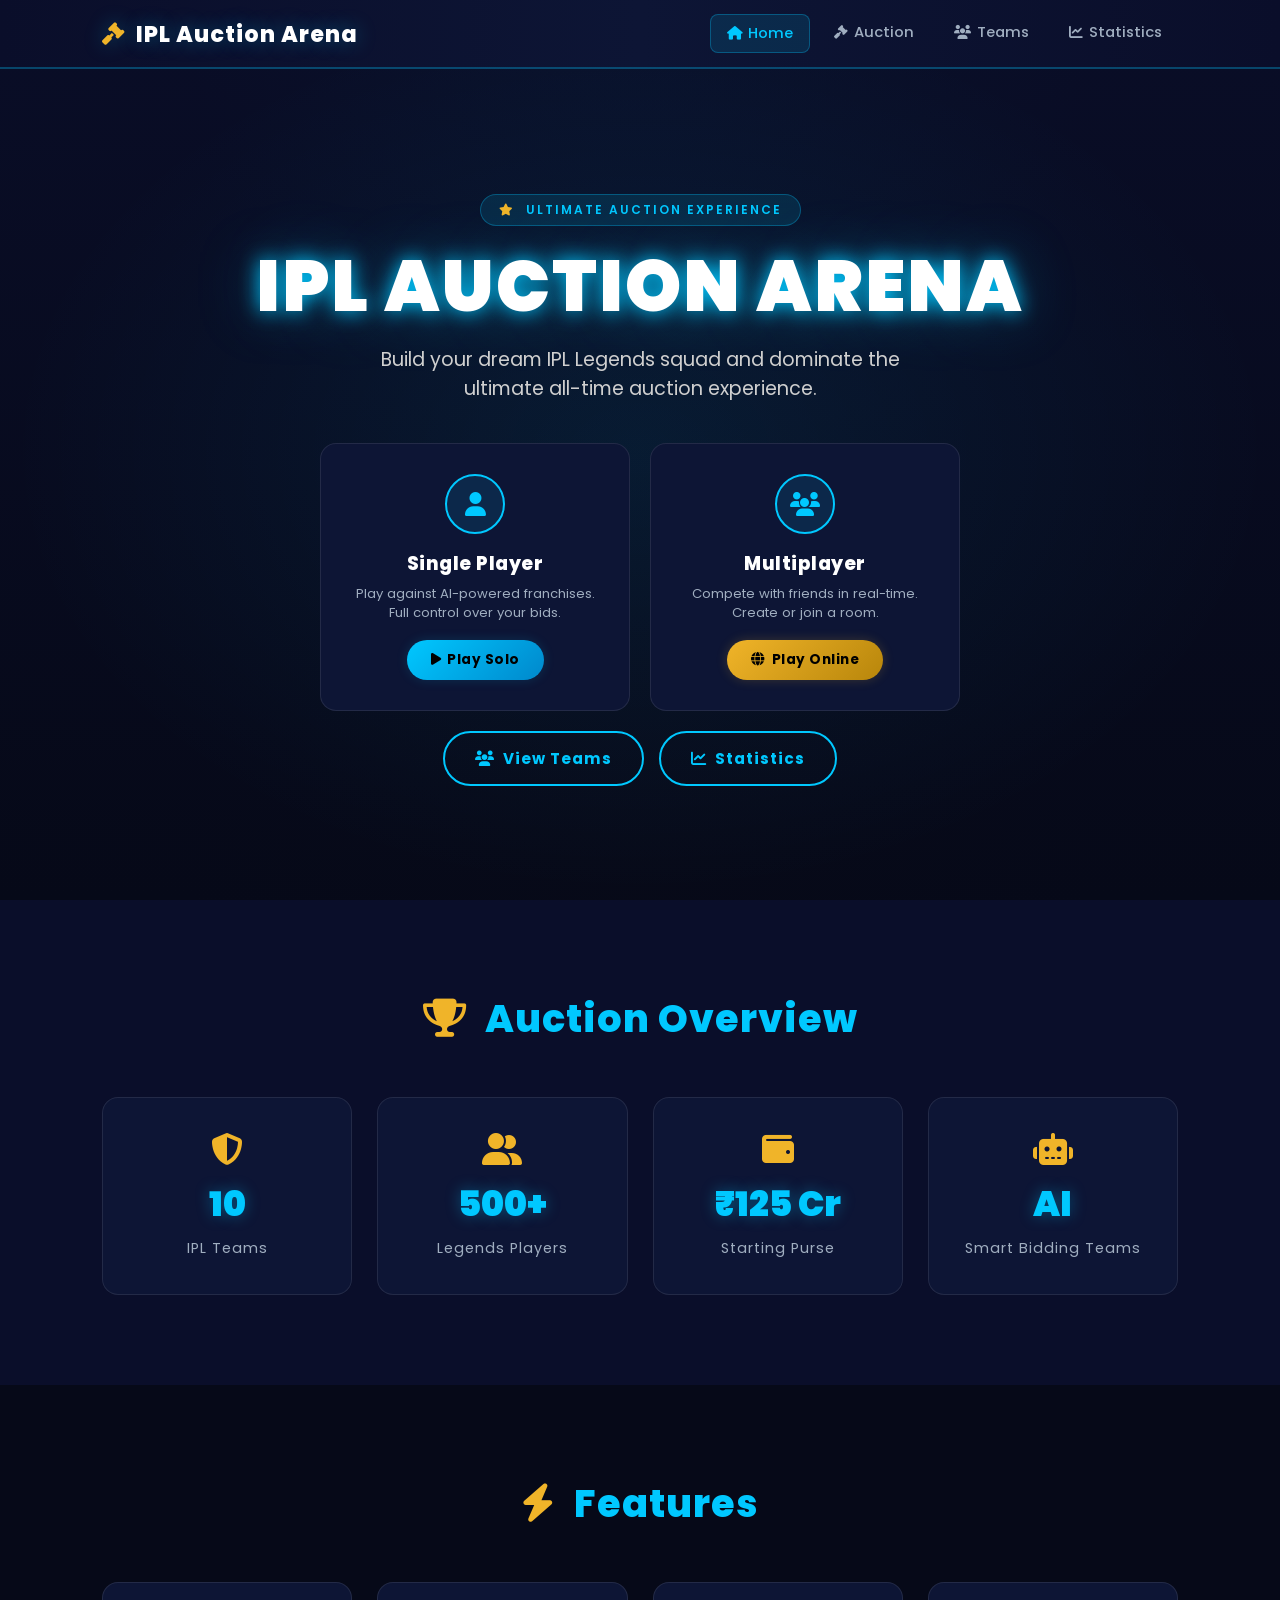
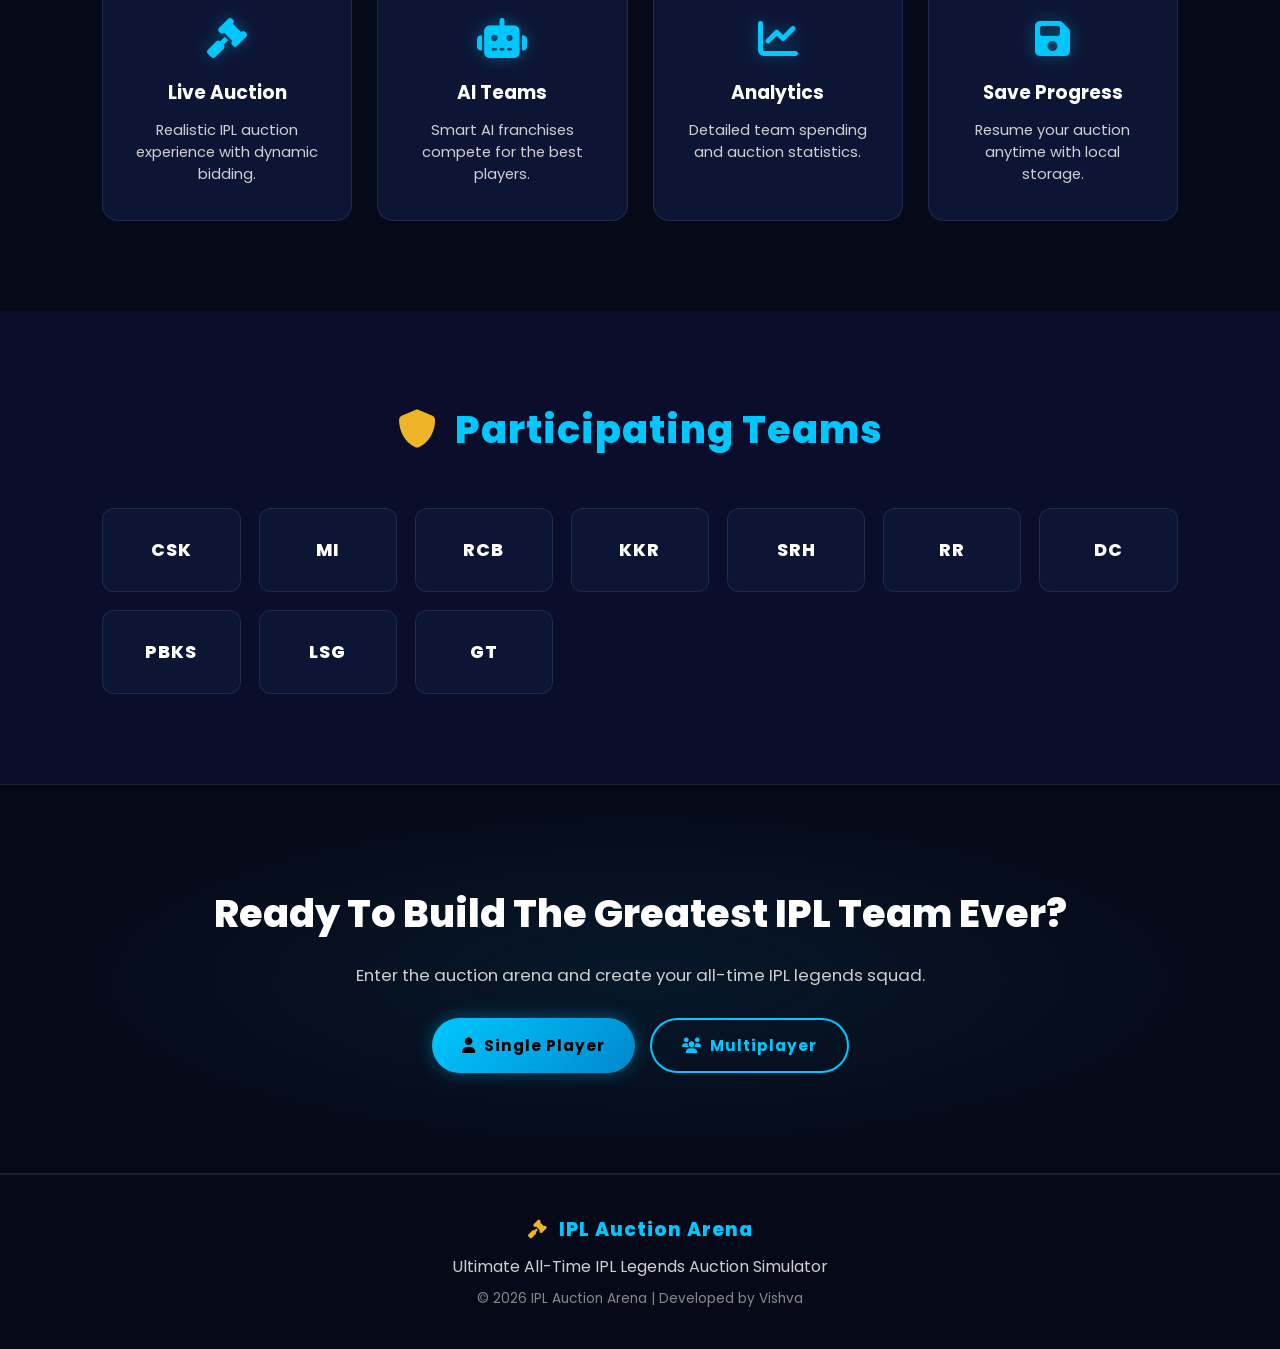
<file: index.html>
<!DOCTYPE html>
<html lang="en">
<head>
    <meta charset="UTF-8">
    <meta name="viewport" content="width=device-width, initial-scale=1.0">
    <meta name="description" content="IPL Auction Arena — Build your all-time IPL Legends squad in the ultimate auction simulator.">
    <title>IPL Auction Arena — Home</title>

    <link rel="preconnect" href="https://fonts.googleapis.com">
    <link rel="preconnect" href="https://fonts.gstatic.com" crossorigin>
    <link href="https://fonts.googleapis.com/css2?family=Poppins:wght@300;400;500;600;700;800;900&display=swap" rel="stylesheet">
    <link rel="stylesheet" href="https://cdnjs.cloudflare.com/ajax/libs/font-awesome/6.5.1/css/all.min.css">
    <link rel="stylesheet" href="style.css">
</head>

<body>

    <!-- ================= NAVBAR ================= -->
    <header>
        <nav class="navbar" role="navigation" aria-label="Main navigation">
            <a href="index.html" class="logo">
                <i class="fa-solid fa-gavel"></i> IPL Auction Arena
            </a>

            <ul class="nav-links" id="navLinks">
                <li><a href="index.html" class="active" aria-current="page"><i class="fa-solid fa-house"></i> Home</a></li>
                <li><a href="auction.html"><i class="fa-solid fa-gavel"></i> Auction</a></li>
                <li><a href="teams.html"><i class="fa-solid fa-users"></i> Teams</a></li>
                <li><a href="statistics.html"><i class="fa-solid fa-chart-line"></i> Statistics</a></li>
            </ul>

            <button class="menu-btn" aria-label="Toggle navigation menu" aria-expanded="false">
                <i class="fas fa-bars" aria-hidden="true"></i>
            </button>
        </nav>
    </header>

    <!-- ================= HERO ================= -->
    <section class="hero" aria-label="Hero">
        <div class="hero-content">
            <span class="hero-badge"><i class="fa-solid fa-star"></i> ULTIMATE AUCTION EXPERIENCE</span>
            <h1>IPL AUCTION ARENA</h1>
            <p>Build your dream IPL Legends squad and dominate the ultimate all-time auction experience.</p>
            <div class="mode-selection">
                <div class="mode-card" id="singlePlayerCard" onclick="localStorage.removeItem('roomCode');localStorage.removeItem('playerTeam');window.location.href='auction.html'">
                    <div class="mode-icon"><i class="fa-solid fa-user"></i></div>
                    <h3>Single Player</h3>
                    <p>Play against AI-powered franchises. Full control over your bids.</p>
                    <span class="mode-btn"><i class="fa-solid fa-play"></i> Play Solo</span>
                </div>
                <div class="mode-card" id="multiPlayerCard" onclick="window.location.href='multiplayer.html'">
                    <div class="mode-icon"><i class="fa-solid fa-users"></i></div>
                    <h3>Multiplayer</h3>
                    <p>Compete with friends in real-time. Create or join a room.</p>
                    <span class="mode-btn mode-btn-alt"><i class="fa-solid fa-globe"></i> Play Online</span>
                </div>
            </div>
            <div class="hero-buttons" style="margin-top: 20px;">
                <a href="teams.html" class="btn secondary-btn"><i class="fa-solid fa-users"></i> View Teams</a>
                <a href="statistics.html" class="btn secondary-btn"><i class="fa-solid fa-chart-line"></i> Statistics</a>
            </div>
        </div>
    </section>

    <!-- ================= QUICK STATS ================= -->
    <section class="stats" aria-label="Auction overview">
        <h2 class="section-title"><i class="fa-solid fa-trophy"></i> Auction Overview</h2>
        <div class="stats-container">
            <div class="stat-card"><i class="fa-solid fa-shield-halved card-icon"></i><h3>10</h3><p>IPL Teams</p></div>
            <div class="stat-card"><i class="fa-solid fa-user-group card-icon"></i><h3>500+</h3><p>Legends Players</p></div>
            <div class="stat-card"><i class="fa-solid fa-wallet card-icon"></i><h3>₹125 Cr</h3><p>Starting Purse</p></div>
            <div class="stat-card"><i class="fa-solid fa-robot card-icon"></i><h3>AI</h3><p>Smart Bidding Teams</p></div>
        </div>
    </section>

    <!-- ================= FEATURES ================= -->
    <section class="features" aria-label="Features">
        <h2 class="section-title"><i class="fa-solid fa-bolt"></i> Features</h2>
        <div class="feature-grid">
            <div class="feature-card">
                <i class="fas fa-gavel" aria-hidden="true"></i>
                <h3>Live Auction</h3>
                <p>Realistic IPL auction experience with dynamic bidding.</p>
            </div>
            <div class="feature-card">
                <i class="fas fa-robot" aria-hidden="true"></i>
                <h3>AI Teams</h3>
                <p>Smart AI franchises compete for the best players.</p>
            </div>
            <div class="feature-card">
                <i class="fas fa-chart-line" aria-hidden="true"></i>
                <h3>Analytics</h3>
                <p>Detailed team spending and auction statistics.</p>
            </div>
            <div class="feature-card">
                <i class="fas fa-save" aria-hidden="true"></i>
                <h3>Save Progress</h3>
                <p>Resume your auction anytime with local storage.</p>
            </div>
        </div>
    </section>

    <!-- ================= TEAMS PREVIEW ================= -->
    <section class="teams-preview" aria-label="Participating teams">
        <h2 class="section-title"><i class="fa-solid fa-shield"></i> Participating Teams</h2>
        <div class="teams-grid">
            <div class="team-box csk-box">CSK</div>
            <div class="team-box mi-box">MI</div>
            <div class="team-box rcb-box">RCB</div>
            <div class="team-box kkr-box">KKR</div>
            <div class="team-box srh-box">SRH</div>
            <div class="team-box rr-box">RR</div>
            <div class="team-box dc-box">DC</div>
            <div class="team-box pbks-box">PBKS</div>
            <div class="team-box lsg-box">LSG</div>
            <div class="team-box gt-box">GT</div>
        </div>
    </section>

    <!-- ================= CTA ================= -->
    <section class="cta" aria-label="Call to action">
        <h2>Ready To Build The Greatest IPL Team Ever?</h2>
        <p>Enter the auction arena and create your all-time IPL legends squad.</p>
        <div class="hero-buttons">
            <a href="auction.html" class="btn primary-btn" onclick="localStorage.removeItem('roomCode');localStorage.removeItem('playerTeam')"><i class="fa-solid fa-user"></i> Single Player</a>
            <a href="multiplayer.html" class="btn secondary-btn"><i class="fa-solid fa-users"></i> Multiplayer</a>
        </div>
    </section>

    <!-- ================= FOOTER ================= -->
    <footer>
        <h3><i class="fa-solid fa-gavel"></i> IPL Auction Arena</h3>
        <p>Ultimate All-Time IPL Legends Auction Simulator</p>
        <p class="copyright">© 2026 IPL Auction Arena | Developed by Vishva</p>
    </footer>

    <script src="app.js" defer></script>
</body>
</html>
</file>
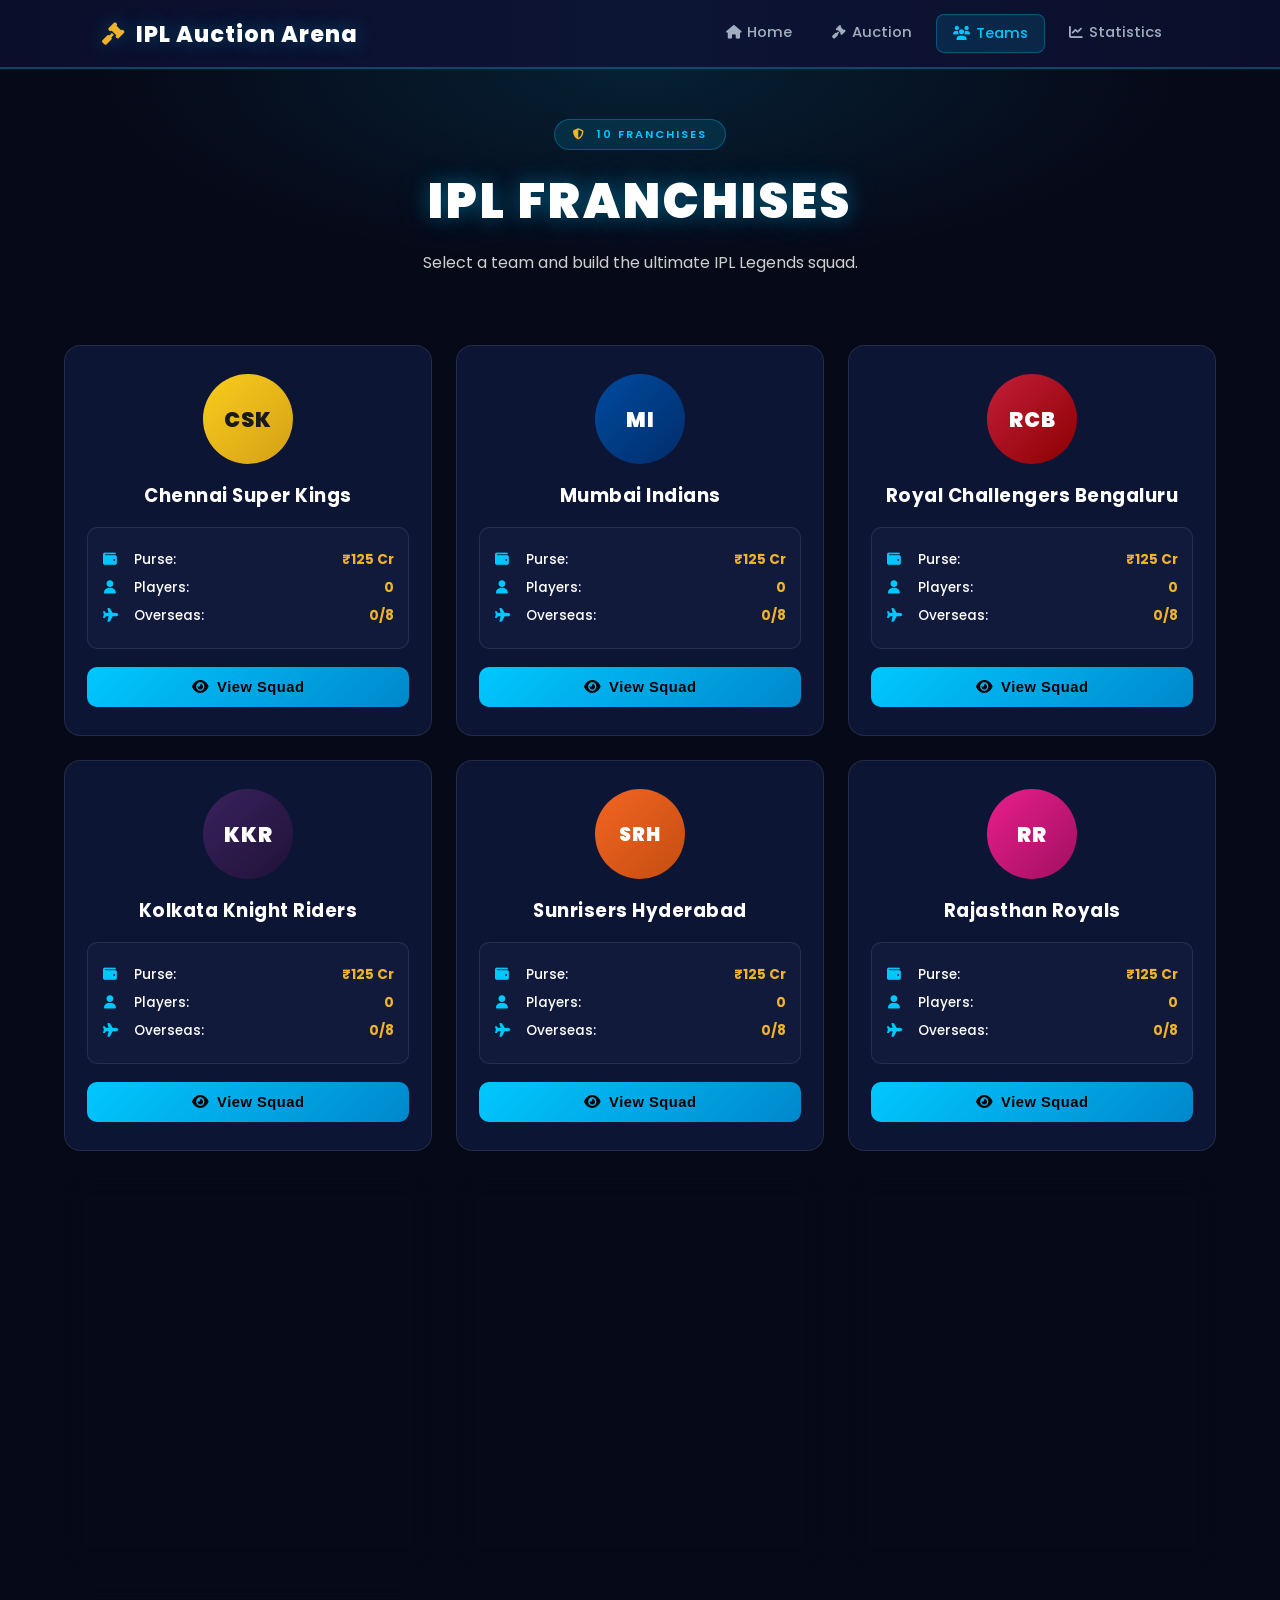
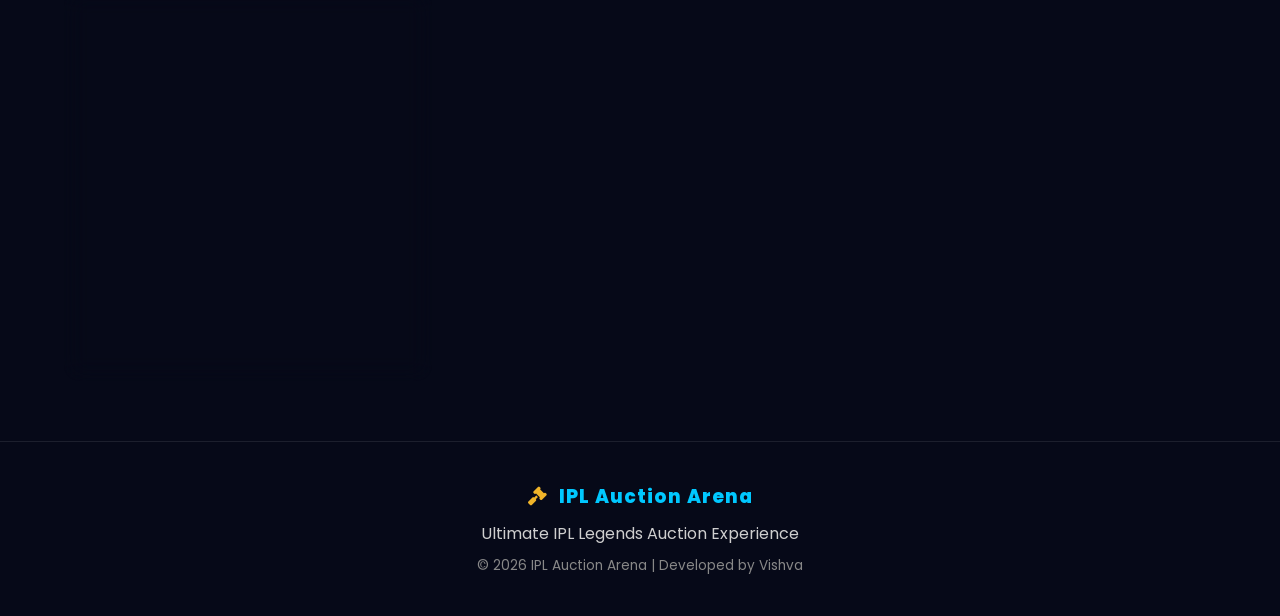
<file: teams.html>
<!DOCTYPE html>
<html lang="en">
<head>
    <meta charset="UTF-8">
    <meta name="viewport" content="width=device-width, initial-scale=1.0">
    <meta name="description" content="IPL Auction Arena — Browse all 10 IPL franchises and manage your squad.">
    <title>IPL Auction Arena — Teams</title>

    <link rel="preconnect" href="https://fonts.googleapis.com">
    <link rel="preconnect" href="https://fonts.gstatic.com" crossorigin>
    <link href="https://fonts.googleapis.com/css2?family=Poppins:wght@300;400;500;600;700;800;900&display=swap" rel="stylesheet">
    <link rel="stylesheet" href="https://cdnjs.cloudflare.com/ajax/libs/font-awesome/6.5.1/css/all.min.css">

    <link rel="stylesheet" href="teams.css">
</head>

<body>

    <!-- NAVBAR -->
    <header>
        <nav class="navbar" role="navigation" aria-label="Main navigation">
            <a href="index.html" class="logo">
                <i class="fa-solid fa-gavel"></i> IPL Auction Arena
            </a>
            <ul class="nav-links" id="navLinks">
                <li><a href="index.html"><i class="fa-solid fa-house"></i> Home</a></li>
                <li><a href="auction.html"><i class="fa-solid fa-gavel"></i> Auction</a></li>
                <li><a href="teams.html" class="active" aria-current="page"><i class="fa-solid fa-users"></i> Teams</a></li>
                <li><a href="statistics.html"><i class="fa-solid fa-chart-line"></i> Statistics</a></li>
            </ul>
            <button class="menu-btn" aria-label="Toggle navigation menu" aria-expanded="false">
                <i class="fas fa-bars" aria-hidden="true"></i>
            </button>
        </nav>
    </header>

    <!-- PAGE HEADER -->
    <section class="page-header">
        <span class="page-badge"><i class="fa-solid fa-shield-halved"></i> 10 FRANCHISES</span>
        <h1>IPL FRANCHISES</h1>
        <p>Select a team and build the ultimate IPL Legends squad.</p>
    </section>

    <!-- TEAMS -->
    <main class="teams-container">

        <article class="team-card" data-team="csk">
            <div class="team-card-logo csk-logo">CSK</div>
            <h2>Chennai Super Kings</h2>
            <div class="team-info">
                <p><i class="fa-solid fa-wallet"></i> <strong>Purse:</strong> <span class="info-val">₹125 Cr</span></p>
                <p><i class="fa-solid fa-user"></i> <strong>Players:</strong> <span class="info-val">0</span></p>
                <p><i class="fa-solid fa-plane"></i> <strong>Overseas:</strong> <span class="info-val">0/8</span></p>
            </div>
            <button class="team-btn" type="button"><i class="fa-solid fa-eye"></i> View Squad</button>
        </article>

        <article class="team-card" data-team="mi">
            <div class="team-card-logo mi-logo">MI</div>
            <h2>Mumbai Indians</h2>
            <div class="team-info">
                <p><i class="fa-solid fa-wallet"></i> <strong>Purse:</strong> <span class="info-val">₹125 Cr</span></p>
                <p><i class="fa-solid fa-user"></i> <strong>Players:</strong> <span class="info-val">0</span></p>
                <p><i class="fa-solid fa-plane"></i> <strong>Overseas:</strong> <span class="info-val">0/8</span></p>
            </div>
            <button class="team-btn" type="button"><i class="fa-solid fa-eye"></i> View Squad</button>
        </article>

        <article class="team-card" data-team="rcb">
            <div class="team-card-logo rcb-logo">RCB</div>
            <h2>Royal Challengers Bengaluru</h2>
            <div class="team-info">
                <p><i class="fa-solid fa-wallet"></i> <strong>Purse:</strong> <span class="info-val">₹125 Cr</span></p>
                <p><i class="fa-solid fa-user"></i> <strong>Players:</strong> <span class="info-val">0</span></p>
                <p><i class="fa-solid fa-plane"></i> <strong>Overseas:</strong> <span class="info-val">0/8</span></p>
            </div>
            <button class="team-btn" type="button"><i class="fa-solid fa-eye"></i> View Squad</button>
        </article>

        <article class="team-card" data-team="kkr">
            <div class="team-card-logo kkr-logo">KKR</div>
            <h2>Kolkata Knight Riders</h2>
            <div class="team-info">
                <p><i class="fa-solid fa-wallet"></i> <strong>Purse:</strong> <span class="info-val">₹125 Cr</span></p>
                <p><i class="fa-solid fa-user"></i> <strong>Players:</strong> <span class="info-val">0</span></p>
                <p><i class="fa-solid fa-plane"></i> <strong>Overseas:</strong> <span class="info-val">0/8</span></p>
            </div>
            <button class="team-btn" type="button"><i class="fa-solid fa-eye"></i> View Squad</button>
        </article>

        <article class="team-card" data-team="srh">
            <div class="team-card-logo srh-logo">SRH</div>
            <h2>Sunrisers Hyderabad</h2>
            <div class="team-info">
                <p><i class="fa-solid fa-wallet"></i> <strong>Purse:</strong> <span class="info-val">₹125 Cr</span></p>
                <p><i class="fa-solid fa-user"></i> <strong>Players:</strong> <span class="info-val">0</span></p>
                <p><i class="fa-solid fa-plane"></i> <strong>Overseas:</strong> <span class="info-val">0/8</span></p>
            </div>
            <button class="team-btn" type="button"><i class="fa-solid fa-eye"></i> View Squad</button>
        </article>

        <article class="team-card" data-team="rr">
            <div class="team-card-logo rr-logo">RR</div>
            <h2>Rajasthan Royals</h2>
            <div class="team-info">
                <p><i class="fa-solid fa-wallet"></i> <strong>Purse:</strong> <span class="info-val">₹125 Cr</span></p>
                <p><i class="fa-solid fa-user"></i> <strong>Players:</strong> <span class="info-val">0</span></p>
                <p><i class="fa-solid fa-plane"></i> <strong>Overseas:</strong> <span class="info-val">0/8</span></p>
            </div>
            <button class="team-btn" type="button"><i class="fa-solid fa-eye"></i> View Squad</button>
        </article>

        <article class="team-card" data-team="dc">
            <div class="team-card-logo dc-logo">DC</div>
            <h2>Delhi Capitals</h2>
            <div class="team-info">
                <p><i class="fa-solid fa-wallet"></i> <strong>Purse:</strong> <span class="info-val">₹125 Cr</span></p>
                <p><i class="fa-solid fa-user"></i> <strong>Players:</strong> <span class="info-val">0</span></p>
                <p><i class="fa-solid fa-plane"></i> <strong>Overseas:</strong> <span class="info-val">0/8</span></p>
            </div>
            <button class="team-btn" type="button"><i class="fa-solid fa-eye"></i> View Squad</button>
        </article>

        <article class="team-card" data-team="pbks">
            <div class="team-card-logo pbks-logo">PBKS</div>
            <h2>Punjab Kings</h2>
            <div class="team-info">
                <p><i class="fa-solid fa-wallet"></i> <strong>Purse:</strong> <span class="info-val">₹125 Cr</span></p>
                <p><i class="fa-solid fa-user"></i> <strong>Players:</strong> <span class="info-val">0</span></p>
                <p><i class="fa-solid fa-plane"></i> <strong>Overseas:</strong> <span class="info-val">0/8</span></p>
            </div>
            <button class="team-btn" type="button"><i class="fa-solid fa-eye"></i> View Squad</button>
        </article>

        <article class="team-card" data-team="lsg">
            <div class="team-card-logo lsg-logo">LSG</div>
            <h2>Lucknow Super Giants</h2>
            <div class="team-info">
                <p><i class="fa-solid fa-wallet"></i> <strong>Purse:</strong> <span class="info-val">₹125 Cr</span></p>
                <p><i class="fa-solid fa-user"></i> <strong>Players:</strong> <span class="info-val">0</span></p>
                <p><i class="fa-solid fa-plane"></i> <strong>Overseas:</strong> <span class="info-val">0/8</span></p>
            </div>
            <button class="team-btn" type="button"><i class="fa-solid fa-eye"></i> View Squad</button>
        </article>

        <article class="team-card" data-team="gt">
            <div class="team-card-logo gt-logo">GT</div>
            <h2>Gujarat Titans</h2>
            <div class="team-info">
                <p><i class="fa-solid fa-wallet"></i> <strong>Purse:</strong> <span class="info-val">₹125 Cr</span></p>
                <p><i class="fa-solid fa-user"></i> <strong>Players:</strong> <span class="info-val">0</span></p>
                <p><i class="fa-solid fa-plane"></i> <strong>Overseas:</strong> <span class="info-val">0/8</span></p>
            </div>
            <button class="team-btn" type="button"><i class="fa-solid fa-eye"></i> View Squad</button>
        </article>

    </main>

    <!-- FOOTER -->
    <footer>
        <h3><i class="fa-solid fa-gavel"></i> IPL Auction Arena</h3>
        <p>Ultimate IPL Legends Auction Experience</p>
        <p class="copyright">© 2026 IPL Auction Arena | Developed by Vishva</p>
    </footer>

    <script src="teams.js" defer></script>
</body>
</html>
</file>
<file: style.css>
/* ===========================
   CSS VARIABLES (Synced with auction.css)
=========================== */
:root {
    --bg: #0a0e2a;
    --bg-dark: #060918;
    --bg-card: #0d1535;
    --bg-panel: #111a3a;
    --accent: #00c8ff;
    --accent2: #f0b429;
    --accent-glow: rgba(0,200,255,0.35);
    --accent-glow-soft: rgba(0,200,255,0.15);
    --green: #00e676;
    --green-glow: rgba(0,230,118,0.4);
    --red: #ff4444;
    --border: rgba(255,255,255,0.09);
    --border-bright: rgba(0,200,255,0.3);
    --text: #ffffff;
    --text-dim: #a0aec0;
    --text-muted: #cfcfcf;
    --radius-card: 16px;
    --radius-btn: 50px;
    --transition: 0.3s ease;
}

/* ===========================
   RESET & BASE
=========================== */
*, *::before, *::after {
    margin: 0;
    padding: 0;
    box-sizing: border-box;
}

html { scroll-behavior: smooth; }

body {
    background: var(--bg-dark);
    color: var(--text);
    font-family: 'Poppins', sans-serif;
    overflow-x: hidden;
}

/* ===========================
   SCROLLBAR
=========================== */
::-webkit-scrollbar { width: 8px; }
::-webkit-scrollbar-track { background: var(--bg-dark); }
::-webkit-scrollbar-thumb {
    background: var(--accent);
    border-radius: 20px;
}

/* ===========================
   NAVBAR (Unified across all pages)
=========================== */
.navbar {
    position: fixed;
    top: 0;
    width: 100%;
    z-index: 1000;
    display: flex;
    justify-content: space-between;
    align-items: center;
    padding: 14px 8%;
    background: linear-gradient(90deg, #0a0e2a 0%, #0d1535 50%, #0a0e2a 100%);
    backdrop-filter: blur(14px);
    -webkit-backdrop-filter: blur(14px);
    border-bottom: 2px solid var(--border-bright);
    transition: box-shadow var(--transition);
}

.logo {
    font-size: 1.4rem;
    font-weight: 800;
    color: var(--text);
    letter-spacing: 1px;
    text-decoration: none;
    text-shadow: 0 0 20px var(--accent-glow);
}

.logo i { color: var(--accent2); margin-right: 6px; }

.nav-links {
    display: flex;
    list-style: none;
    gap: 8px;
}

.nav-links a {
    text-decoration: none;
    color: var(--text-dim);
    font-weight: 500;
    font-size: 0.92rem;
    transition: all var(--transition);
    padding: 8px 16px;
    border-radius: 8px;
    display: flex;
    align-items: center;
    gap: 6px;
}

.nav-links a i { font-size: 0.85rem; }

.nav-links a:hover {
    color: var(--accent);
    background: rgba(0,200,255,0.08);
}

.nav-links .active {
    color: var(--accent);
    background: rgba(0,200,255,0.12);
    border: 1px solid var(--border-bright);
}

.menu-btn {
    display: none;
    font-size: 1.5rem;
    cursor: pointer;
    color: var(--accent);
    background: none;
    border: none;
    padding: 4px;
}

/* ===========================
   HERO
=========================== */
.hero {
    min-height: 100vh;
    display: flex;
    justify-content: center;
    align-items: center;
    text-align: center;
    position: relative;
    padding-top: 80px;
    background:
        linear-gradient(rgba(10,14,42,0.85), rgba(6,9,24,0.95)),
        radial-gradient(ellipse at top, rgba(0,200,255,0.15) 0%, transparent 50%),
        radial-gradient(ellipse at bottom, rgba(240,180,41,0.08) 0%, transparent 50%),
        var(--bg-dark);
}

.hero::before {
    content: '';
    position: absolute;
    inset: 0;
    background: radial-gradient(ellipse at 50% 50%, rgba(0,200,255,0.08) 0%, transparent 70%);
    pointer-events: none;
}

.hero-content {
    max-width: 850px;
    padding: 20px;
    position: relative;
    z-index: 1;
    animation: fadeUp 0.9s ease both;
}

.hero-badge {
    display: inline-block;
    padding: 6px 18px;
    background: rgba(0,200,255,0.12);
    border: 1px solid var(--border-bright);
    border-radius: 50px;
    color: var(--accent);
    font-size: 0.75rem;
    font-weight: 600;
    letter-spacing: 2px;
    margin-bottom: 20px;
}

.hero-badge i { color: var(--accent2); margin-right: 6px; }

.hero h1 {
    font-size: clamp(2rem, 6vw, 4.5rem);
    font-weight: 900;
    color: var(--text);
    text-shadow: 0 0 20px var(--accent), 0 0 60px var(--accent-glow);
    margin-bottom: 20px;
    letter-spacing: 2px;
    line-height: 1.1;
}

.hero p {
    font-size: clamp(1rem, 2vw, 1.2rem);
    color: var(--text-muted);
    margin-bottom: 40px;
    max-width: 600px;
    margin-inline: auto;
}

/* ===========================
   BUTTONS
=========================== */
.hero-buttons {
    display: flex;
    justify-content: center;
    gap: 15px;
    flex-wrap: wrap;
}

.btn {
    padding: 14px 30px;
    border-radius: var(--radius-btn);
    text-decoration: none;
    font-weight: 700;
    font-size: 0.95rem;
    transition: all var(--transition);
    display: inline-flex;
    align-items: center;
    gap: 8px;
    cursor: pointer;
    border: none;
    letter-spacing: 1px;
}

.primary-btn {
    background: linear-gradient(135deg, var(--accent), #0088cc);
    color: #000;
    box-shadow: 0 0 18px var(--accent-glow);
}

.primary-btn:hover {
    transform: translateY(-4px);
    box-shadow: 0 8px 30px var(--accent-glow), 0 0 60px var(--accent-glow-soft);
}

.secondary-btn {
    border: 2px solid var(--accent);
    color: var(--accent);
    background: transparent;
}

.secondary-btn:hover {
    background: var(--accent);
    color: #000;
    transform: translateY(-4px);
    box-shadow: 0 8px 20px var(--accent-glow);
}

/* ===========================
   MODE SELECTION CARDS
=========================== */
.mode-selection {
    display: grid;
    grid-template-columns: 1fr 1fr;
    gap: 20px;
    max-width: 640px;
    margin: 0 auto 20px;
}

.mode-card {
    background: var(--bg-card);
    border: 1px solid var(--border);
    border-radius: var(--radius-card);
    padding: 30px 24px;
    text-align: center;
    cursor: pointer;
    transition: all 0.4s ease;
    position: relative;
    overflow: hidden;
}

.mode-card::before {
    content: '';
    position: absolute;
    top: 0; left: 0; right: 0;
    height: 3px;
    background: linear-gradient(90deg, var(--accent), var(--accent2));
    opacity: 0;
    transition: opacity 0.3s;
}

.mode-card:hover {
    transform: translateY(-8px);
    box-shadow: 0 12px 40px var(--accent-glow);
    border-color: var(--border-bright);
}

.mode-card:hover::before { opacity: 1; }

.mode-icon {
    width: 60px;
    height: 60px;
    margin: 0 auto 16px;
    border-radius: 50%;
    background: rgba(0,200,255,0.1);
    border: 2px solid var(--accent);
    display: flex;
    align-items: center;
    justify-content: center;
    transition: all 0.3s;
}

.mode-icon i {
    font-size: 1.5rem;
    color: var(--accent);
    transition: transform 0.3s;
}

.mode-card:hover .mode-icon {
    background: var(--accent);
    box-shadow: 0 0 20px var(--accent-glow);
}

.mode-card:hover .mode-icon i {
    color: #000;
    transform: scale(1.15);
}

.mode-card h3 {
    font-size: 1.15rem;
    font-weight: 800;
    color: var(--text);
    margin-bottom: 8px;
    letter-spacing: 0.5px;
}

.mode-card p {
    font-size: 0.82rem;
    color: var(--text-dim);
    margin-bottom: 18px;
    line-height: 1.4;
}

.mode-btn {
    display: inline-flex;
    align-items: center;
    gap: 6px;
    padding: 10px 24px;
    border-radius: var(--radius-btn);
    background: linear-gradient(135deg, var(--accent), #0088cc);
    color: #000;
    font-weight: 700;
    font-size: 0.85rem;
    letter-spacing: 0.5px;
    transition: all 0.3s;
    box-shadow: 0 0 12px var(--accent-glow-soft);
}

.mode-btn-alt {
    background: linear-gradient(135deg, var(--accent2), #b8860b);
    box-shadow: 0 0 12px rgba(240,180,41,0.2);
}

.mode-card:hover .mode-btn {
    box-shadow: 0 6px 20px var(--accent-glow);
    transform: translateY(-2px);
}

.mode-card:hover .mode-btn-alt {
    box-shadow: 0 6px 20px rgba(240,180,41,0.35);
}

/* ===========================
   SECTION TITLE
=========================== */
.section-title {
    text-align: center;
    font-size: clamp(1.8rem, 3vw, 2.4rem);
    margin-bottom: 50px;
    color: var(--accent);
    letter-spacing: 1px;
    font-weight: 800;
}

.section-title i {
    color: var(--accent2);
    margin-right: 10px;
}

/* ===========================
   STATS
=========================== */
.stats { padding: 90px 8%; background: var(--bg); }

.stats-container {
    display: grid;
    grid-template-columns: repeat(auto-fit, minmax(200px, 1fr));
    gap: 25px;
}

.stat-card {
    background: var(--bg-card);
    backdrop-filter: blur(10px);
    border: 1px solid var(--border);
    padding: 35px 25px;
    text-align: center;
    border-radius: var(--radius-card);
    transition: all 0.4s ease, opacity 0.6s ease;
    opacity: 0;
    transform: translateY(30px);
    position: relative;
    overflow: hidden;
}

.stat-card::before {
    content: '';
    position: absolute;
    top: 0; left: 0; right: 0;
    height: 3px;
    background: linear-gradient(90deg, var(--accent), var(--accent2));
    opacity: 0;
    transition: opacity var(--transition);
}

.stat-card.show {
    opacity: 1;
    transform: translateY(0);
}

.stat-card:hover {
    transform: translateY(-8px);
    box-shadow: 0 12px 40px var(--accent-glow);
    border-color: var(--border-bright);
}

.stat-card:hover::before { opacity: 1; }

.card-icon {
    font-size: 2rem;
    color: var(--accent2);
    margin-bottom: 12px;
    display: block;
}

.stat-card h3 {
    color: var(--accent);
    font-size: 2.2rem;
    margin-bottom: 8px;
    font-weight: 900;
    text-shadow: 0 0 15px var(--accent-glow);
}

.stat-card p {
    color: var(--text-dim);
    font-size: 0.9rem;
    letter-spacing: 1px;
}

/* ===========================
   FEATURES
=========================== */
.features { padding: 90px 8%; background: var(--bg-dark); }

.feature-grid {
    display: grid;
    grid-template-columns: repeat(auto-fit, minmax(250px, 1fr));
    gap: 25px;
}

.feature-card {
    background: var(--bg-card);
    padding: 35px 25px;
    text-align: center;
    border-radius: var(--radius-card);
    border: 1px solid var(--border);
    transition: all 0.4s ease, opacity 0.6s ease;
    opacity: 0;
    transform: translateY(30px);
}

.feature-card.show {
    opacity: 1;
    transform: translateY(0);
}

.feature-card:hover {
    transform: translateY(-8px);
    box-shadow: 0 12px 40px var(--accent-glow-soft);
    border-color: var(--border-bright);
}

.feature-card i {
    font-size: 2.5rem;
    color: var(--accent);
    margin-bottom: 20px;
    display: block;
    text-shadow: 0 0 15px var(--accent-glow);
}

.feature-card h3 {
    margin-bottom: 12px;
    color: var(--text);
    font-weight: 700;
}

.feature-card p {
    color: var(--text-muted);
    font-size: 0.92rem;
    line-height: 1.5;
}

/* ===========================
   TEAMS PREVIEW
=========================== */
.teams-preview { padding: 90px 8%; background: var(--bg); }

.teams-grid {
    display: grid;
    grid-template-columns: repeat(auto-fit, minmax(130px, 1fr));
    gap: 18px;
}

.team-box {
    background: var(--bg-card);
    padding: 28px 20px;
    text-align: center;
    border-radius: 12px;
    border: 1px solid var(--border);
    font-weight: 800;
    font-size: 1.1rem;
    transition: all var(--transition), opacity 0.6s ease;
    opacity: 0;
    transform: translateY(30px);
    cursor: default;
    letter-spacing: 1px;
}

.team-box.show {
    opacity: 1;
    transform: translateY(0);
}

.team-box:hover {
    transform: translateY(-5px);
    box-shadow: 0 8px 24px var(--accent-glow-soft);
    border-color: var(--border-bright);
}

/* Team colors */
.csk-box:hover  { color: #f9cd1b; border-color: #f9cd1b; }
.mi-box:hover   { color: #4a90e2; border-color: #004ba0; }
.rcb-box:hover  { color: #ff4757; border-color: #c41e3a; }
.kkr-box:hover  { color: #a78bfa; border-color: #3a225d; }
.dc-box:hover   { color: #4dabf7; border-color: #1a5fa8; }
.rr-box:hover   { color: #ff6ec7; border-color: #e91e8c; }
.srh-box:hover  { color: #ff8c42; border-color: #f26522; }
.pbks-box:hover { color: #ff6b6b; border-color: #aa1f26; }
.lsg-box:hover  { color: #4dc9f6; border-color: #00a0e9; }
.gt-box:hover   { color: #5a8dc8; border-color: #1c3f6e; }

/* ===========================
   CTA
=========================== */
.cta {
    padding: 100px 8%;
    text-align: center;
    background:
        radial-gradient(ellipse at center, rgba(0,200,255,0.08) 0%, transparent 70%),
        var(--bg-dark);
    border-top: 1px solid var(--border);
    border-bottom: 1px solid var(--border);
}

.cta h2 {
    font-size: clamp(1.8rem, 3vw, 2.5rem);
    margin-bottom: 20px;
    color: var(--text);
    font-weight: 800;
}

.cta p {
    color: var(--text-muted);
    margin-bottom: 30px;
    font-size: 1.05rem;
}

/* ===========================
   FOOTER
=========================== */
footer {
    text-align: center;
    padding: 40px 20px;
    border-top: 1px solid var(--border);
    background: var(--bg-dark);
}

footer h3 {
    color: var(--accent);
    margin-bottom: 10px;
    font-weight: 800;
    letter-spacing: 1px;
}

footer h3 i { color: var(--accent2); margin-right: 6px; }

footer p { color: var(--text-muted); }

.copyright {
    margin-top: 10px;
    color: #888;
    font-size: 0.85rem;
}

/* ===========================
   ANIMATIONS
=========================== */
@keyframes fadeUp {
    from { opacity: 0; transform: translateY(30px); }
    to   { opacity: 1; transform: translateY(0); }
}

.hero-badge      { animation: fadeUp 0.8s 0.05s ease both; }
.hero-content h1 { animation: fadeUp 0.8s 0.15s ease both; }
.hero-content p  { animation: fadeUp 0.8s 0.3s ease both; }
.hero-buttons    { animation: fadeUp 0.8s 0.45s ease both; }

/* ===========================
   MOBILE MENU
=========================== */
.show-menu {
    display: flex !important;
    flex-direction: column;
    position: absolute;
    top: 70px;
    right: 20px;
    width: 240px;
    background: var(--bg-card);
    padding: 16px;
    border-radius: 12px;
    box-shadow: 0 0 30px var(--accent-glow);
    border: 1px solid var(--border-bright);
    gap: 4px;
}

.show-menu a { width: 100%; }

/* ===========================
   RESPONSIVE
=========================== */
@media (max-width: 900px) {
    .navbar { padding: 14px 5%; }
    .nav-links { display: none; }
    .menu-btn { display: block; }

    .hero-buttons { flex-direction: column; align-items: center; }
    .btn { min-width: 220px; justify-content: center; }

    .mode-selection { grid-template-columns: 1fr 1fr; max-width: 500px; gap: 14px; }

    .stats-container,
    .feature-grid { grid-template-columns: 1fr 1fr; }

    .teams-grid { grid-template-columns: repeat(3, 1fr); }
}

@media (max-width: 600px) {
    .stats-container,
    .feature-grid { grid-template-columns: 1fr; }
    .teams-grid { grid-template-columns: repeat(2, 1fr); }
    .btn { width: 100%; }
    .logo { font-size: 1.1rem; }
    .mode-selection { grid-template-columns: 1fr; max-width: 320px; }
}
</file>
<file: teams.css>
/* ==========================
   VARIABLES
========================== */
:root {
    --bg: #0a0e2a;
    --bg-dark: #060918;
    --bg-card: #0d1535;
    --bg-panel: #111a3a;
    --accent: #00c8ff;
    --accent2: #f0b429;
    --accent-glow: rgba(0,200,255,0.35);
    --accent-glow-soft: rgba(0,200,255,0.15);
    --border: rgba(255,255,255,0.09);
    --border-bright: rgba(0,200,255,0.3);
    --text: #ffffff;
    --text-dim: #a0aec0;
    --text-muted: #cfcfcf;
    --transition: 0.3s ease;
}

/* ==========================
   GLOBAL
========================== */
*, *::before, *::after {
    margin: 0;
    padding: 0;
    box-sizing: border-box;
}

html { scroll-behavior: smooth; }

body {
    background: var(--bg-dark);
    color: var(--text);
    min-height: 100vh;
    font-family: 'Poppins', sans-serif;
}

::-webkit-scrollbar { width: 8px; }
::-webkit-scrollbar-track { background: var(--bg-dark); }
::-webkit-scrollbar-thumb { background: var(--accent); border-radius: 20px; }

/* ==========================
   NAVBAR (Unified)
========================== */
.navbar {
    position: sticky;
    top: 0;
    z-index: 1000;
    display: flex;
    justify-content: space-between;
    align-items: center;
    padding: 14px 8%;
    background: linear-gradient(90deg, #0a0e2a 0%, #0d1535 50%, #0a0e2a 100%);
    backdrop-filter: blur(14px);
    border-bottom: 2px solid var(--border-bright);
}

.logo {
    font-size: 1.4rem;
    font-weight: 800;
    color: var(--text);
    letter-spacing: 1px;
    text-decoration: none;
    text-shadow: 0 0 20px var(--accent-glow);
}

.logo i { color: var(--accent2); margin-right: 6px; }

.nav-links {
    display: flex;
    list-style: none;
    gap: 8px;
}

.nav-links a {
    text-decoration: none;
    color: var(--text-dim);
    font-weight: 500;
    font-size: 0.92rem;
    transition: all var(--transition);
    padding: 8px 16px;
    border-radius: 8px;
    display: flex;
    align-items: center;
    gap: 6px;
}

.nav-links a i { font-size: 0.85rem; }

.nav-links a:hover {
    color: var(--accent);
    background: rgba(0,200,255,0.08);
}

.nav-links .active {
    color: var(--accent);
    background: rgba(0,200,255,0.12);
    border: 1px solid var(--border-bright);
}

.menu-btn {
    display: none;
    font-size: 1.5rem;
    cursor: pointer;
    color: var(--accent);
    background: none;
    border: none;
    padding: 4px;
}

.show-menu {
    display: flex !important;
    flex-direction: column;
    position: absolute;
    top: 70px;
    right: 20px;
    width: 240px;
    background: var(--bg-card);
    padding: 16px;
    border-radius: 12px;
    box-shadow: 0 0 30px var(--accent-glow);
    border: 1px solid var(--border-bright);
    gap: 4px;
}

/* ==========================
   PAGE HEADER
========================== */
.page-header {
    text-align: center;
    padding: 50px 20px 30px;
    background:
        radial-gradient(ellipse at top, rgba(0,200,255,0.12) 0%, transparent 60%),
        var(--bg-dark);
}

.page-badge {
    display: inline-block;
    padding: 6px 18px;
    background: rgba(0,200,255,0.12);
    border: 1px solid var(--border-bright);
    border-radius: 50px;
    color: var(--accent);
    font-size: 0.7rem;
    font-weight: 600;
    letter-spacing: 2px;
    margin-bottom: 16px;
}

.page-badge i { color: var(--accent2); margin-right: 6px; }

.page-header h1 {
    font-size: clamp(2rem, 4vw, 3rem);
    color: var(--text);
    text-shadow: 0 0 20px var(--accent-glow), 0 0 40px var(--accent-glow-soft);
    letter-spacing: 3px;
    font-weight: 900;
    margin-bottom: 12px;
}

.page-header p {
    color: var(--text-muted);
    font-size: 1rem;
}

/* ==========================
   TEAM GRID
========================== */
.teams-container {
    width: 90%;
    max-width: 1400px;
    margin: 40px auto;
    display: grid;
    grid-template-columns: repeat(auto-fit, minmax(280px, 1fr));
    gap: 24px;
}

/* ==========================
   TEAM CARD
========================== */
.team-card {
    background: var(--bg-card);
    backdrop-filter: blur(12px);
    border: 1px solid var(--border);
    border-radius: 16px;
    padding: 28px 22px;
    text-align: center;
    transition: all 0.4s ease;
    position: relative;
    overflow: hidden;
}

.team-card::before {
    content: '';
    position: absolute;
    top: 0; left: 0; right: 0;
    height: 3px;
    background: linear-gradient(90deg, var(--accent), var(--accent2));
    opacity: 0;
    transition: opacity var(--transition);
}

.team-card:hover {
    transform: translateY(-8px);
    border-color: var(--border-bright);
    box-shadow:
        0 0 20px rgba(0,200,255,0.25),
        0 0 40px rgba(0,200,255,0.12);
}

.team-card:hover::before { opacity: 1; }

.team-card-logo {
    width: 90px;
    height: 90px;
    border-radius: 50%;
    display: flex;
    align-items: center;
    justify-content: center;
    margin: 0 auto 18px;
    font-weight: 900;
    font-size: 1.3rem;
    color: #fff;
    letter-spacing: 1px;
    transition: transform 0.4s, box-shadow 0.4s;
}

.team-card:hover .team-card-logo {
    transform: scale(1.08);
    box-shadow: 0 0 25px rgba(0,200,255,0.4);
}

/* Team logo colors */
.csk-logo  { background: linear-gradient(135deg, #f9cd1b, #d4a017); color: #1a1a1a; }
.mi-logo   { background: linear-gradient(135deg, #004ba0, #002d6a); }
.rcb-logo  { background: linear-gradient(135deg, #c41e3a, #8b0000); }
.kkr-logo  { background: linear-gradient(135deg, #3a225d, #1f1238); }
.dc-logo   { background: linear-gradient(135deg, #1a5fa8, #0e3a70); }
.rr-logo   { background: linear-gradient(135deg, #e91e8c, #a01060); }
.srh-logo  { background: linear-gradient(135deg, #f26522, #c44d10); font-size: 1.2rem; }
.pbks-logo { background: linear-gradient(135deg, #aa1f26, #7a0a10); font-size: 1.1rem; }
.lsg-logo  { background: linear-gradient(135deg, #00a0e9, #006ba8); }
.gt-logo   { background: linear-gradient(135deg, #1c3f6e, #0e2545); }

.team-card h2 {
    color: var(--text);
    font-size: 1.15rem;
    margin-bottom: 18px;
    font-weight: 700;
    letter-spacing: 0.5px;
}

/* ==========================
   TEAM INFO
========================== */
.team-info {
    background: var(--bg-panel);
    border: 1px solid var(--border);
    border-radius: 10px;
    padding: 14px;
    margin: 18px 0;
}

.team-info p {
    margin: 8px 0;
    color: var(--text-dim);
    font-size: 0.85rem;
    display: flex;
    align-items: center;
    justify-content: space-between;
    gap: 8px;
}

.team-info p i {
    color: var(--accent);
    width: 16px;
    text-align: center;
}

.team-info strong {
    color: var(--text);
    flex: 1;
    text-align: left;
    margin-left: 8px;
    font-weight: 500;
}

.info-val {
    color: var(--accent2);
    font-weight: 700;
}

/* ==========================
   BUTTON
========================== */
.team-btn {
    width: 100%;
    padding: 12px;
    border: none;
    border-radius: 10px;
    background: linear-gradient(135deg, var(--accent), #0088cc);
    color: #000;
    font-weight: 700;
    font-size: 0.92rem;
    cursor: pointer;
    transition: var(--transition);
    display: inline-flex;
    align-items: center;
    justify-content: center;
    gap: 8px;
    letter-spacing: 0.5px;
}

.team-btn:hover {
    transform: translateY(-3px);
    box-shadow:
        0 0 15px var(--accent-glow),
        0 0 30px var(--accent-glow-soft);
}

.team-btn:active { transform: scale(0.97); }

/* ==========================
   FOOTER
========================== */
footer {
    margin-top: 60px;
    text-align: center;
    padding: 40px 20px;
    border-top: 1px solid var(--border);
    background: var(--bg-dark);
}

footer h3 {
    color: var(--accent);
    margin-bottom: 10px;
    font-weight: 800;
    letter-spacing: 1px;
}

footer h3 i { color: var(--accent2); margin-right: 6px; }

footer p { color: var(--text-muted); }

.copyright {
    margin-top: 10px;
    font-size: 0.85rem;
    color: #888;
}

/* ==========================
   RESPONSIVE
========================== */
@media (max-width: 900px) {
    .navbar { padding: 14px 5%; }
    .nav-links { display: none; }
    .menu-btn { display: block; }
}

@media (max-width: 768px) {
    .page-header h1 { font-size: 2rem; letter-spacing: 2px; }
    .teams-container { width: 95%; grid-template-columns: repeat(2, 1fr); gap: 18px; }
    .team-card { padding: 22px 16px; }
    .team-card-logo { width: 75px; height: 75px; font-size: 1.1rem; }
    .team-card h2 { font-size: 1rem; }
}

@media (max-width: 500px) {
    .teams-container { grid-template-columns: 1fr; }
    .page-header h1 { font-size: 1.6rem; }
    .logo { font-size: 1.1rem; }
}
</file>
